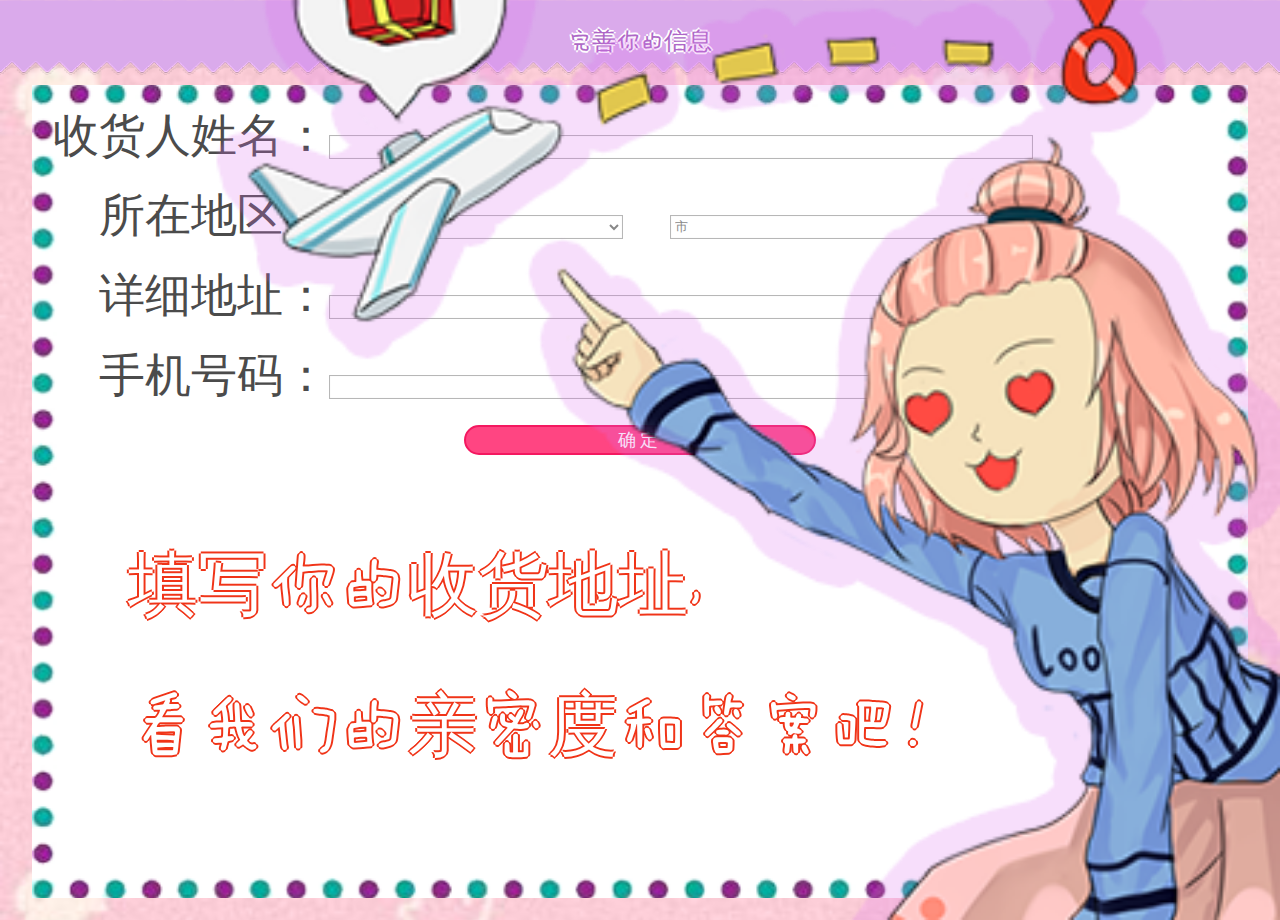
<file: address.html>
<!DOCTYPE html>
<html lang="en">
<head>
    <meta charset="UTF-8">
    <title>milami</title>
    <meta name="viewport" content="initial-scale=1.0, maximum-scale=1.0, user-scalable=no, width=device-width"/>
    <link rel="stylesheet" href="css/main.css"/>
    <script src="js/jquery-3.1.1.min.js"></script>
    <script src="js/address.js"></script>
</head>
<body>
        <div class="contAddr">
            <nav class="nav-bg">完善你的信息</nav>
                    <ul class="addr-box">
                        <li class="fristOneLi"><table>收货人姓名：<input type="text" placeholder="" class="intName" /></table></li>
                        <li><table>&nbsp;&nbsp;&nbsp;&nbsp;所在地区：<select class="selectOne"><option>省份</option></select><select class="selectTwo"><option>市</option></select></table></li>
                        <li><table>&nbsp;&nbsp;&nbsp;&nbsp;详细地址：<input type="text"  class="detilAddr" /></table></li>
                        <li><table>&nbsp;&nbsp;&nbsp;&nbsp;手机号码：<input type="number" placeholder="" class="phoneNum" /></table></li>
                        <li class="btnbox_addr"><button class="addrBtn">确定</button></li>
                    </ul>
            <div class="pers-addr">
                    <p class="addrP">填写你的收货地址,<br/>看我们的亲密度和答案吧！</p>
            </div>
        </div>
        <p class="errorHint"></p>
</body>
</html>
</file>
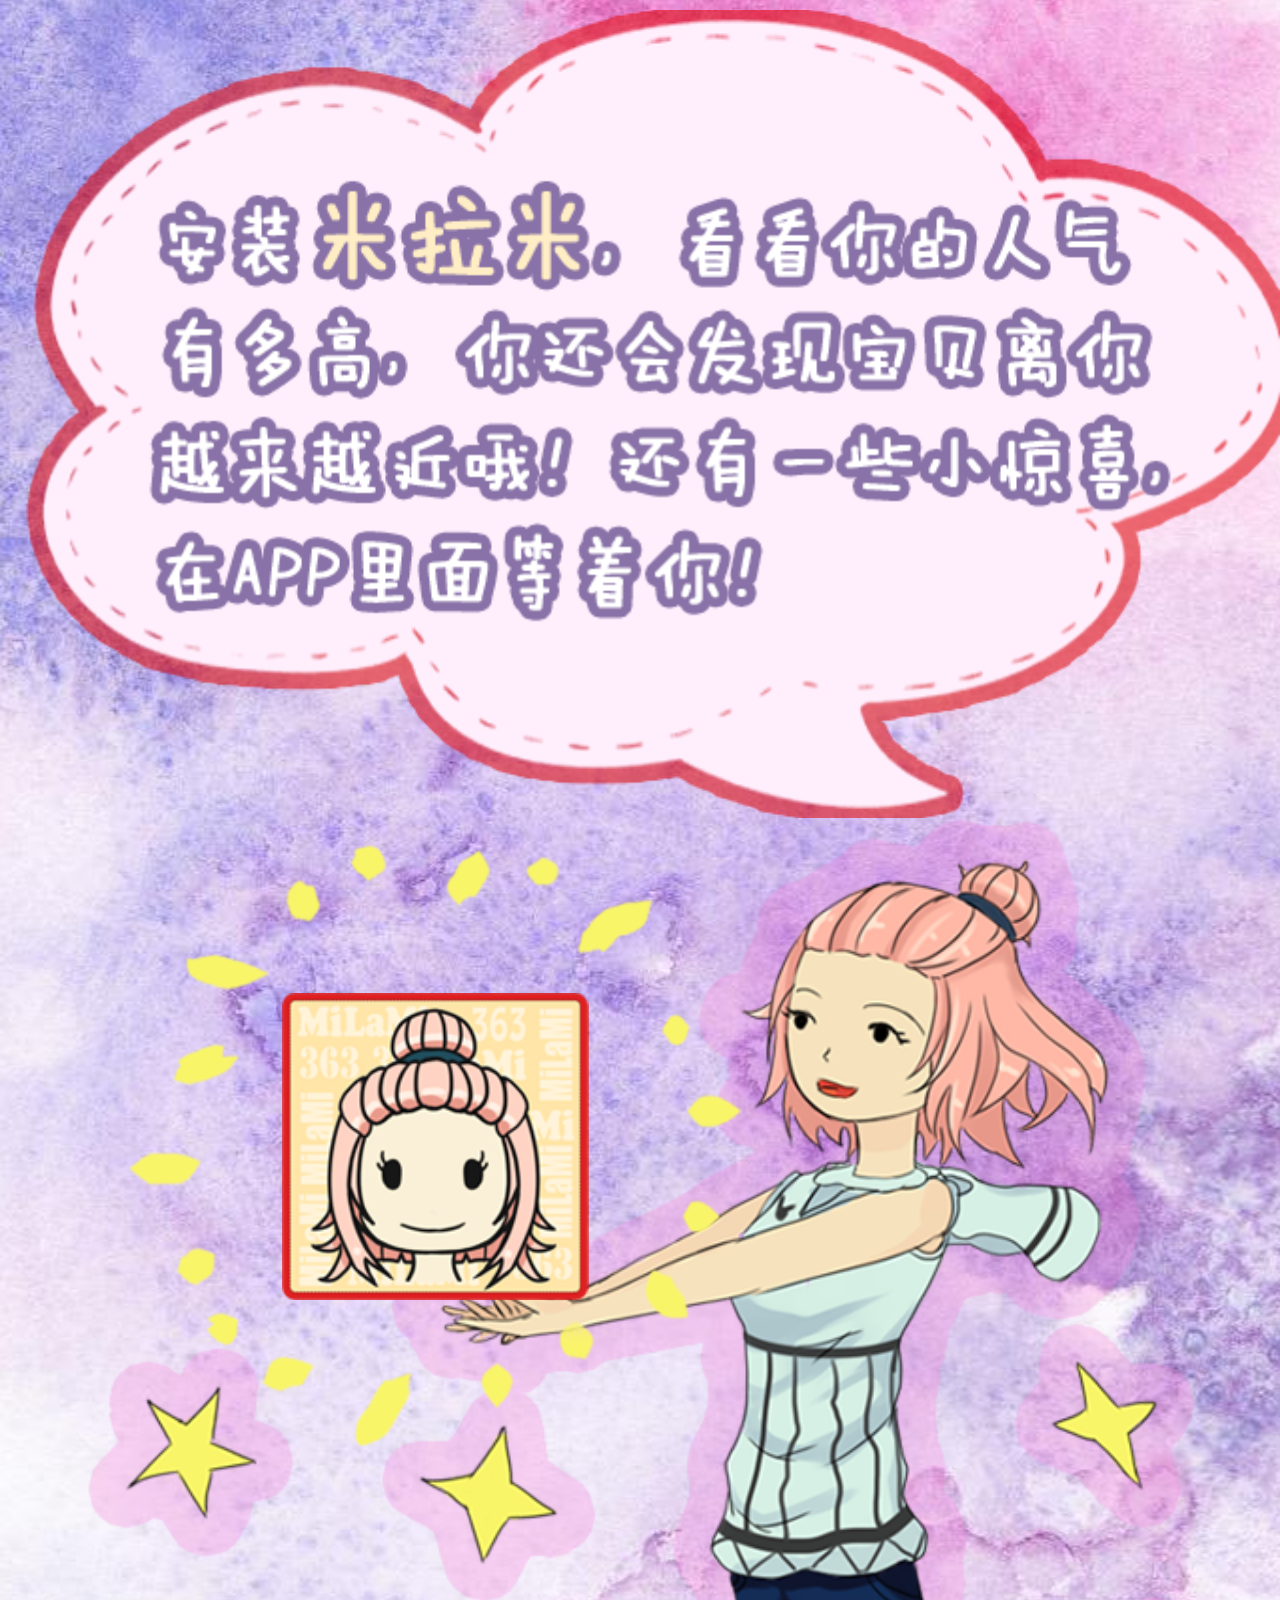
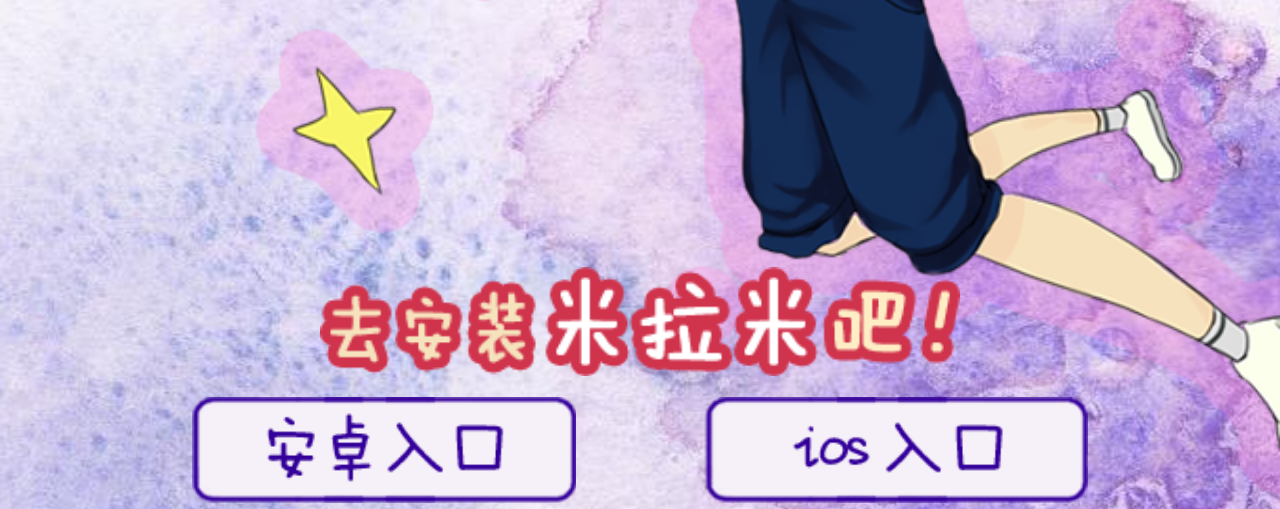
<file: download.html>
<!DOCTYPE html>
<html lang="en">
<head>
    <meta charset="UTF-8">
    <title>milami</title>
    <meta name="viewport" content="initial-scale=1.0, maximum-scale=1.0, user-scalable=no, width=device-width"/>
    <link rel="stylesheet" href="css/main.css"/>
    <script src="js/jquery-3.1.1.min.js"></script>
    <script src="js/download.js"></script>
</head>
<body>
    <div class="cont_down">
        <div class="bubble_down"></div>
        <div class="pres_down">
            <ul class="sun_light"><li class="logo_box"><img src="images/logo.png" alt="" /></li></ul>
        </div>
        <div class="down_box">
            <div class="down_txt"></div>
            <ul class="btn_downbar">
                <li class="col-6 "><div class="down_andr"></div></li>
                <li class="col-6"><div class="down_ios"></div></li>
            </ul>
        </div>
    </div>
</body>
</html>
</file>
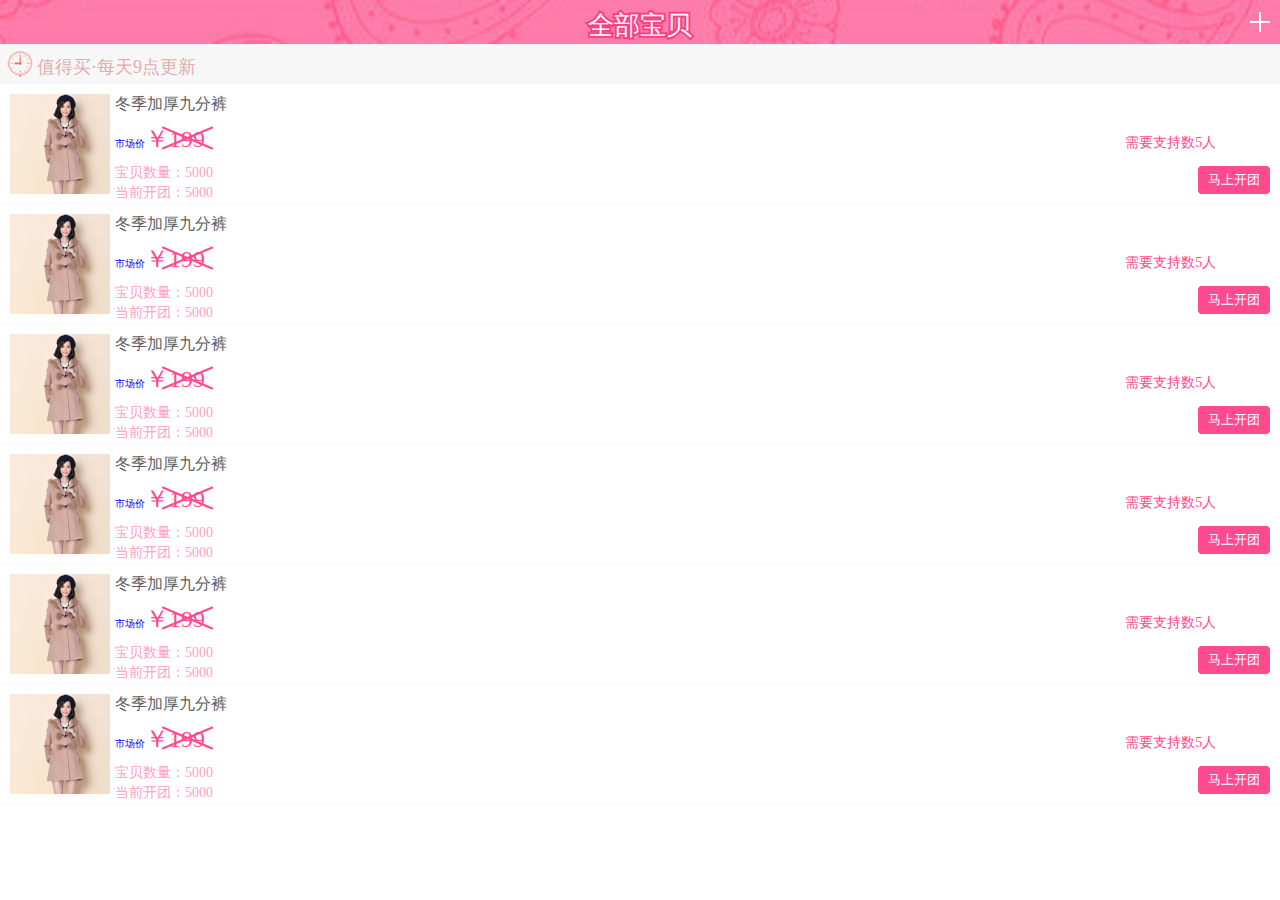
<file: products.html>
<!DOCTYPE html>
<html lang="en">
<head>
	<meta charset="UTF-8">
	<title>米拉米</title>
	<meta name="viewport" content="width=device-width,minimum-scale=1.0,maximum-scale=1.0,user-scalable=no">
	<link rel="stylesheet" type="text/css" href="css/style.css" />
	<script src="js/load_before.js"></script>
</head>
<body>
<nav class="navbar">
	<div class="left"><span></span></div>
	<div class="title">全部宝贝</div>
	<div class="right"><span id="show-menu" class="icon icon-plus"></span></div>
</nav>
<div class="top-tip">
	<div class="icon icon-clock"></div>
	<p id="tip" class="tip">值得买·每天9点更新</p>
</div>
<section class="content-box scroll">
	<ul class="list">
		<li class="item">
			<a href="itemInfos.html?title=冬季加厚九分裤">
				<div class="image-box"><img src="images/bg.jpg" alt=""></div>
				<div class="right-centent">
					<p class="centent-title">冬季加厚九分裤</p>
					<div class="centent-price-box">
						<span class="centent-left">市场价<span class="price">￥199</span></span>
						<span class="centent-right">需要支持数<span>5</span>人</span>
					</div>
					<div class="centent-bottom-box">
						<div class="centent-bottom-left">
							<p>宝贝数量：<span>5000</span></p>
							<p>当前开团：<span>5000</span></p>
						</div>
						<button class="btn">马上开团</button>
					</div>
				</div>
			</a>
		</li>
		<li class="item">
			<a href="itemInfos.html?title=冬季加厚九分裤">
				<div class="image-box"><img src="images/bg.jpg" alt=""></div>
				<div class="right-centent">
					<p class="centent-title">冬季加厚九分裤</p>
					<div class="centent-price-box">
						<span class="centent-left">市场价<span class="price">￥199</span></span>
						<span class="centent-right">需要支持数<span>5</span>人</span>
					</div>
					<div class="centent-bottom-box">
						<div class="centent-bottom-left">
							<p>宝贝数量：<span>5000</span></p>
							<p>当前开团：<span>5000</span></p>
						</div>
						<button class="btn">马上开团</button>
					</div>
				</div>
			</a>
		</li>
		<li class="item">
			<a href="itemInfos.html?title=冬季加厚九分裤">
				<div class="image-box"><img src="images/bg.jpg" alt=""></div>
				<div class="right-centent">
					<p class="centent-title">冬季加厚九分裤</p>
					<div class="centent-price-box">
						<span class="centent-left">市场价<span class="price">￥199</span></span>
						<span class="centent-right">需要支持数<span>5</span>人</span>
					</div>
					<div class="centent-bottom-box">
						<div class="centent-bottom-left">
							<p>宝贝数量：<span>5000</span></p>
							<p>当前开团：<span>5000</span></p>
						</div>
						<button class="btn">马上开团</button>
					</div>
				</div>
			</a>
		</li>
		<li class="item">
			<a href="itemInfos.html?title=冬季加厚九分裤">
				<div class="image-box"><img src="images/bg.jpg" alt=""></div>
				<div class="right-centent">
					<p class="centent-title">冬季加厚九分裤</p>
					<div class="centent-price-box">
						<span class="centent-left">市场价<span class="price">￥199</span></span>
						<span class="centent-right">需要支持数<span>5</span>人</span>
					</div>
					<div class="centent-bottom-box">
						<div class="centent-bottom-left">
							<p>宝贝数量：<span>5000</span></p>
							<p>当前开团：<span>5000</span></p>
						</div>
						<button class="btn">马上开团</button>
					</div>
				</div>
			</a>
		</li>
		<li class="item">
			<a href="itemInfos.html?title=冬季加厚九分裤">
				<div class="image-box"><img src="images/bg.jpg" alt=""></div>
				<div class="right-centent">
					<p class="centent-title">冬季加厚九分裤</p>
					<div class="centent-price-box">
						<span class="centent-left">市场价<span class="price">￥199</span></span>
						<span class="centent-right">需要支持数<span>5</span>人</span>
					</div>
					<div class="centent-bottom-box">
						<div class="centent-bottom-left">
							<p>宝贝数量：<span>5000</span></p>
							<p>当前开团：<span>5000</span></p>
						</div>
						<button class="btn">马上开团</button>
					</div>
				</div>
			</a>
		</li>
		<li class="item">
			<a href="itemInfos.html?title=冬季加厚九分裤">
				<div class="image-box"><img src="images/bg.jpg" alt=""></div>
				<div class="right-centent">
					<p class="centent-title">冬季加厚九分裤</p>
					<div class="centent-price-box">
						<span class="centent-left">市场价<span class="price">￥199</span></span>
						<span class="centent-right">需要支持数<span>5</span>人</span>
					</div>
					<div class="centent-bottom-box">
						<div class="centent-bottom-left">
							<p>宝贝数量：<span>5000</span></p>
							<p>当前开团：<span>5000</span></p>
						</div>
						<button class="btn">马上开团</button>
					</div>
				</div>
			</a>
		</li>
	</ul>
</section>
<div class="right-bar">
	<ul>
		<li>菜单1</li>
		<li>菜单2</li>
		<li>菜单3</li>
		<li>如果这个菜单字很多</li>
		<li>菜单5</li>
		<li>菜单6</li>
		<li>菜单7</li>
		<li>菜单8</li>
		<li>菜单9</li>
		<li>菜单10</li>
		<li>菜单1</li>
		<li>菜单2</li>
		<li>菜单3</li>
		<li>如果这个菜单字很多</li>
		<li>菜单5</li>
		<li>菜单6</li>
		<li>菜单7</li>
		<li>菜单8</li>
		<li>菜单9</li>
		<li>菜单10</li>
	</ul>
</div>
<script>
	function $(s){
		return document.querySelector(s);
	}

	$('#show-menu').onclick = function(){
		if($('.right-bar').style.display!='block'){
			$('.right-bar').style.display = 'block';
			$('.icon-plus').style.color = '#fc4a8e';
		}else{
			$('.right-bar').style.display = 'none';
			$('.icon-plus').style.color = '#fff';
		}

	}
	$(".btn").onclick=function () {
		window.location.href="address.html";
	}

</script>
</body>
</html>
</file>
<file: css/main.css>
/*声明 WebFont*/
@font-face {
    font-family: "zzz";
    src: url("../fonts/zzz.eot"); /* IE9 */
    src: url("../fonts/zzz.eot?#iefix") format("embedded-opentype"), /* IE6-IE8 */
    url("../fonts/zzz.woff") format("woff"), /* chrome, firefox */
    url("../fonts/zzz.ttf") format("truetype"), /* chrome, firefox, opera, Safari, Android, iOS 4.2+ */
    url("../fonts/zzz.svg#zzz") format("svg"); /* iOS 4.1- */
    font-style: normal;
    font-weight: normal;
}
*{box-sizing: border-box;}
body,ul,li,dl,dd,dt,ol,p{
    padding:0;
    margin:0;
}
body{
    font-family:"Microsoft JhengHei","DroidSansFallback","Heiti SC";
}
ul,li,dl,dt,dd,ol{
    list-style: none;
}
img{
    vertical-align: bottom;
}
.lt{
    float:left;
}
.cle{
    clear:both;
}
.rt,div .rt,div.rt{
    float:right;
}
.padL{
    padding-left:6%;
}
.padR{
    padding-right:6%;
}
.bdr{
    border:1px solid #000;
}
/*网格系统12*/
.col-1 {width: 8.33%;float:left;}
.col-2 {width: 16.66%;float:left;}
.col-3 {width: 25%;float:left;}
.col-4 {width: 33.33%;float:left;}
.col-5 {width: 41.66%;float:left;}
.col-6 {width: 50%;float:left;}
.col-7 {width: 58.33%;float:left;}
.col-8 {width: 66.66%;float:left;}
.col-9 {width: 75%;float:left;}
.col-10 {width: 83.33%;float:left;}
.col-11 {width: 91.66%;float:left;}
.col-12 {width: 100%;float:left;}
/*new-page for  questions*/
.cont{
    width:100%;
    height:100%;
    position: relative;
    top:0;
    left:0;
}
.slide{
    position:absolute;
    top:0;
    left:0;
    overflow: hidden;
}
    /*====pageOne*/
.slide1{
    width:100%;
    background-size:100%;
    z-index:15;
}
.slide .slideOne{
    padding-top:1px;
    width:100%;
    background:url("../images/pageZ.jpg") center;
    background-size:100%;
}
/*头像姓名*/
.invite-bar{
    width:80%;
    margin:10px auto auto 18%;
}
.invite-bar:after{
    content:"";
    display: block;
    clear: both;
}
.invite-bar dt{
    width:32%;
    height:auto;
    background:url("../images/head-icon.png") no-repeat center;
    background-size:100% ;
}
.u-head{
    width:90%;
    height:auto;
    margin-top:19%;
    margin-left:5%;
}
.u-head img{
    width:100%;
    height:100%;
    border-radius:100px;
}
.invite-bar dd{
    margin-left:28px;
}
.invite-bar dd .u-call{
    font-size:30px;
    padding-top:8px;
    color:#00a2c0;
    text-shadow: 2px 0px 0px #fff,-2px 0px 0px #fff,0px 2px 0px #fff,0px -2px 0px #fff;
}
.u-call .u-name{
    color:#e69920;
    font-size:36px;
}
/*气泡*/
.bubble-bar{
    width:90%;
    margin:auto;
    background:url("../images/bubble2.png") no-repeat center;
    background-size: 100%;
    position: relative;
    left:0;
    top:0;
}

/*人物*/
.pers-one{
    width:100%;
    position: relative;
    left:0;
    background:url("../images/person2.png") no-repeat center left 40%;
    background-size:auto 100% ;
    top:-60px;
}
.btnBxOne{
    width:100%;
    margin-top: -60px;
}
/*button*/
.btnBxOne .btn{
    width:56%;
    position:fixed;
    bottom:0%;
    left: 22%;
    border:0;
    outline:none;
    background: url("../images/btn-icon0.png") no-repeat center;
    background-size: 100%;
}

/*==end==pageOne*/
.questBox2{
    margin-top:5px;
}
    /*=====pageTwo*/
.slide2{
    display: none;
    width:100%;
    background-size:100%;
    z-index:3;
}
.slide .slideTwo{
    padding-top:1px;
    width:100%;
    background:url("../images/pageOne.jpg") center;
    background-size:100%;
}
/*气泡*/
.bubble-bar1{
    width:97%;
    margin:auto;
    background:url("../images/bubble3.png") no-repeat center;
    background-size: 100%;
    position: relative;
    left:0;
    top:0;
}
/*frist qusetion*/
.questB-One{
    position:absolute;
    top:34%;
    left:15%;
    width: 70%;
}
.selectBox:after{
    content: "";
    display: block;
    clear: both;
}
.answer_icon{
    display: inline-block;
    background: url("../images/select-icon.png") no-repeat center;
    background-size:100% 100%;
}
.questBox1 input,
.questBox2 input{
    display: none;
}
.gift1{
    position:absolute;
    width:19.5%;
    top:60%;
    left:10%;
    background: url("../images/gift1.png") no-repeat center;
    background-size:100% ;
}
.gift2{
    position: absolute;
    width:36%;
    top:74%;
    left:60%;
    background: url("../images/gift2.png") no-repeat center;
    background-size:100% ;
}
.questBox1,
.questBox2{
    text-space:1px;
}
.questBox1 span,
.questBox2 span{
    position: relative;
    top:-5px;
    left:0;
}
.questB-One .questBox1{
    color:#ff9ba7;
}
/*sconde qusetion*/
.questB-One .questBox2{
    color:#ff3e37;
}
/*人物*/
.pers-two{
    width:100%;
    position: relative;
    left:0;
    background:url("../images/person3.png") no-repeat center left 75% ;
    background-size:auto 100% ;
    top:-35px;
}
.btnBxTwo{
    position:relative;
    top:-10px;
}
.btnBxTwo .btn{
    width:37.5%;
    height:auto;
    background: url("../images/btn-icon.png") no-repeat center;
    background-size:100%;
    border:0;
    margin:auto;
    position: fixed;
    bottom:10px;
    left:31.25%;
}
.btn{
    outline:none;
}
/*==end===pageTwo*/

/*=====pageThree*/
.slide3{
    display: none;
    width:100%;
    background-size:100%;
    z-index:4;
}
.slide .slideThree{
    padding-top:1px;
    width:100%;
    background:url("../images/pageTwo.jpg") center;
    background-size:100%;
}
.bubble-bar2{
    width:95%;
    margin:auto;
    background:url("../images/bubble4.png") no-repeat center;
    background-size: 100%;
    position: relative;
    left:0;
    top:0;
}
.questB-Two{
    position:absolute;
    top:34%;
    left:12%;
    width: 76%;
}
.questB-Two .questBox1{
    color:#ff9000;
}
/*sconde qusetion*/
.questB-Two .questBox2{
    margin-top:12px;
    color:#b17cad;
}
/*人物*/
.pers-three{
    width:100%;
    position: relative;
    left:0;
    background:url("../images/person4.png") no-repeat center left 50% ;
    background-size:auto 100% ;
    top:-18px;
}
/*小熊*/
.gift3{
    position:absolute;
    width:22.66%;
    top:60%;
    left:2%;
    background: url("../images/gift3.png") no-repeat center;
    background-size:100% ;
}
.gift4{
    position: absolute;
    width:24%;
    top:74%;
    left:78%;
    background: url("../images/gift4.png") no-repeat center;
    background-size:100% ;
}
.btnBxThree .btn{
    width:37.5%;
    height:auto;
    background: url("../images/btn-icon.png") no-repeat center;
    background-size:100%;
    border:0;
    margin:auto;
    position: fixed;
    bottom:10px;
    left:31.25%;
}
/*==end===pageThree*/





/*=====pageFour*/
.slide4{
    display: none;
    width:100%;
    background-size:100%;
    z-index:4;
}
.slide .slideFour{
    padding-top:1px;
    width:100%;
    background:url("../images/pageThree.jpg") center;
    background-size:100%;
}
.bubble-bar3{
    width:78%;
    margin:auto;
    background:url("../images/bubble5.png") no-repeat center;
    background-size: 100%;
    position: relative;
    left:0;
    top:10px;
}
.questB-Three{
    position:absolute;
    top:50%;
    left:15%;
    width: 70%;
}
.questB-Three .questBox1{
    color:#cf0400;
}
/*人物*/
.pers-four{
    width:100%;
    position: relative;
    left:0;
    background:url("../images/person5.png") no-repeat center right 0 ;
    background-size:auto 100% ;
}
/*小熊*/
.gift5{
    position:absolute;
    width:26.88%;
    top:72%;
    right:6%;
    background: url("../images/gift5.png") no-repeat center right 15%;
    background-size:100% ;
}
.txt-bar{
    display: none;
    position:absolute;
    width:40%;
    top:20%;
    left:5%;
}
.txt-bar img{
    width:100%;
    height:100%;
}
/* 无关用户名*/
.slideFour .newUser{
    display: none;
    position:absolute;
    top:58%;
    left:5%;
    height:28px;
    width:40%;
    margin:auto;
    background-color:#fff;
    border:1px solid rgba(255, 255, 255, 0.69);
    border-radius:30px;
    box-shadow: 0 1.5px 0 0 rgba(112, 112, 112, 0.95) inset;
    -webkit-appearance: none;
    -moz-appearance: none;
    appearance: none;
    color: #818080;
    font-size:14px;
    text-indent: 21px;
    outline:none;
}
.btnBxFour .btn{
    width:37.5%;
    height:auto;
    background: url("../images/btn-icon1.png") no-repeat center left 5%;
    background-size:100%;
    border:0;
    margin:auto;
    position: relative;
    left:5%;
}
.btnBxFour{
    display: none;
    width:100%;
    position: relative;
    top:70%;
}
.errorHint{
    display:none;
    position:fixed;
    bottom:0;
    left:0;
    width:100%;
    height:60px;
    line-height:40px;
    text-align: center;
    background-color: rgba(255, 255, 255, 0.8);
    border-top:1px solid #dedede;
    box-shadow: 0 -2px 2px rgba(194, 194, 194, 0.43);
    color: #fe2b12;
    font-size:18px;
    z-index:16;
    font-weight: 600;
}
/*==end===pageFour*/

/*====page--MUbiao*/
.cont1{
    width:100%;
    height:100%;
    background:url("../images/pageSix.jpg") no-repeat center;
    background-size:100% 100%;
    overflow: hidden;
}
.bubble-bar4{
    width:100%;
    height:100%;
    background:url("../images/bubble7.png") no-repeat center;
    background-size:100% 100%;
    color:#0c4a30;
    text-shadow: 2px 0px 0px #dffff1,-2px 0px 0px #dffff1,0px 2px 0px #dffff1,0px -2px 0px #dffff1;
    font-family: "zzz";
}
.bubble-bar4 p{
    width:88%;
    margin:auto;
    padding-top:18px;
}
.myb-bar{
    width:100%;
    height:100%;
    position:relative;
}
/*人物*/
.pers-five{
    width:100%;
    position: absolute;
    left:0;
    background:url("../images/person7.png") no-repeat center left 5%;
    background-size:auto 100% ;
    padding-top:1px;
}
.targetBtn{
    width:100%;
}
.targetBtn .btn_tar{
    width:30%;
    border:0;
    position: fixed;
    background:url("../images/closely_btn.png") no-repeat center;
    background-size:100%;
    bottom:3%;
    left:35%;
    outline: none;
}
/*语言*/
.babyOne{
    position:absolute;
    width:50%;
    top:0;
    left:45%;
    background: url("../images/babyOne.png") no-repeat center ;
    background-size:100% ;
}
.photoBar{
    width:45%;
    padding-top:1%;
    background:url("../images/photo-bar.png") no-repeat center;
    background-size:100%;
    margin-left:50%;
    margin-top:40%;
}
.photoBar .imgbar{
    width:75%;
    height:75%;
    margin-top:10%;
    margin-left:12.5%
}
.photoBar .imgbar img{
    width:100%;
    height:100%;
    border-radius: 100%;
}

/*亲密度--page*/
.content{
    width:100%;
    height:100%;
    background:url("../images/pageFour.jpg") center;
    overflow: hidden;
}
/*气泡*/
.bubble-bar5{
    height:100%;
    width:95%;
    margin:auto;
    position: relative;
    left:0;
    top:0;
}
.bubble-bar5 img{
    margin-top:20px;
    width:100%;
}
ul.cle-qust{
    width:80%;
    position:absolute;
    left: 10%;
    top:45px;
}
.cle-qust li{
    padding:4px 0;
    color:#ff9000;
}
.pers-six{
    width:100%;
    position: relative;
    left:0;
    background:url("../images/person6.png") no-repeat center left 6%;
    background-size:auto 100% ;
    padding-top:1px;
}
.qingmd{
    width:52%;
    margin-left: 40%;
    padding-top:5px;
}
.qingmd img{
    width:100%;
    height:100%;
}
.grade{
    width:36%;
    margin-left:62%;
}
.grade img{
    width:auto;
}
.sayBox{
    width:65%;
    position:relative;
    top:-20%;
    left:30%;
}
.backLangu{
    position:absolute;
    width:76%;
    left:17%;
    top:49%;
    color:#fff;
    text-space:1px;
    text-shadow: 2px 0px 0px #f65e66,-2px 0px 0px #f65e66,0px 2px 0px #f65e66,0px -2px 0px #f65e66;
}
.btnBxOld{
    padding:2px;
    border:2px dashed #3e3e3e;
    border-radius:5px;
    position:relative;
    top:-20px;
    text-shadow: 2px 0px 0px #fff,-2px 0px 0px #fff,0px 2px 0px #fff,0px -2px 0px #fff;
}
.btnBxOld .theP{
    color:#3e3e3e;
    background-color: rgba(222, 222, 222, 0.62);
    text-align:center;
}
.theP .closelyUser{
    color:#0c4a30;
}

/*address-page*/
.nav-bg{
    width:100%;
    height:80px;
    background:url("../images/nav-bg.png") center;
    background-repeat: repeat-x;
    background-size:auto 100%;
    line-height:85px;
    color:#ad67c6;
    text-shadow: 2px 0px 0px #fff,-2px 0px 0px #fff,0px 2px 0px #fff,0px -2px 0px #fff;
    font-family:"zzz";
    text-align:center;
    font-size:24px;
}
.contAddr{
    position: relative;
    width:100%;
    height:100%;
    background:url("../images/address-bg.jpg") center;
    background-size:100%;
}
.addr-box{
    width:95%;
    height:100%;
    padding:1px;
    padding-top:5px;
    background:url("../images/input_frame.png") no-repeat center;
    background-size:100%;
    margin:auto;
    margin-top:5px;
    background-color:#fff;
}
.addr-box li{
    width:100%;
    height:auto;
    margin:auto;
    margin-top:8px;
    color:#4b4b4b;
    padding:5px 20px ;
    vertical-align: middle;
}

.addr-box li.fristOneLi{
    margin-top:10px;
}
.addrBtn{
    display: block;
    width:30%;
    border:2px solid #f41860;
    border-radius:40px;
    background-color:#ff4582;
    font-size:18px;
    color:#fff;
    letter-spacing: 4px;
    margin:auto;
    outline: none;
}

@media (min-width: 320px) and (max-width: 360px) {
    .addr-box li{
        width:100%;
        height:auto;
        margin:auto;
        margin-top:4px;
        color:#4b4b4b;
        padding:5px 20px ;
        vertical-align: middle;
    }
   .addr-box li.btnbox_addr{
        width: 100%;
        height:auto;
        margin:auto;
        margin-top:1px;
        color:#4b4b4b;
        padding:2px 20px 0;
        vertical-align: middle;
    }
}
.intName{
    width:60%;
    height:24px;
    border:1px solid #b7b7b7;
    box-shadow: 0 0 1px #e0e0e0 inset;
}
.selectOne{
    width:25%;
    height:24px;
    border:1px solid #b7b7b7;
    box-shadow: 0 0 1px #e0e0e0 inset;
    background-color:transparent ;
    color:#888;
}
.selectTwo{
    width:30%;
    height:24px;
    margin-left:4%;
    border:1px solid #b7b7b7;
    box-shadow: 0 0 1px #e0e0e0 inset;
    background-color:transparent ;
    color:#888;
}
.detilAddr{
    width:59%;
    height:24px;
    border:1px solid #b7b7b7;
    box-shadow: 0 0 1px #e0e0e0 inset;
}
.phoneNum{
    width:59%;
    height:24px;
    border:1px solid #b7b7b7;
    box-shadow: 0 0 1px #e0e0e0 inset;
}
/*人物*/
.pers-addr{
    width:90%;
    height:100%;
    position:absolute;
    background:url("../images/man.png") no-repeat right 0 bottom 0;
    background-size:auto 100%;
    margin-left:10%;
    bottom:0;
}
.pers-addr p.addrP{
    position:relative;
    top:65%;
    left:0;
    line-height:200%;
    color:#fff;
    font-family: "zzz";
    text-shadow: 2px 0px 0px #f03418,-2px 0px 0px #f03418,0px 2px 0px #f03418,0px -2px 0px #f03418;
}

/*=======download-page*/
.cont_down{
    width:100%;
    height:100%;
    background:url("../images/page_down.png") no-repeat center;
    background-size:100%;
    overflow: hidden;
}
.bubble_down{
    width:98%;
    margin-top:10px;
    background:url("../images/bubble8.png") no-repeat center;
    background-size:100%;
    margin-left:2%;
}
.pres_down{
    width:100%;
    padding-top:1px;
    background:url("../images/pers-night.png") no-repeat right;
    background-size:auto 100%;
}
.sun_light{
    width:48%;
    padding-top:1px;
    background:url("../images/sun-light.png") no-repeat center;
    background-size:100%;
    margin-left:10%;
    margin-top:1.5%;
}
.sun_light li.logo_box{
    width:50%;
    margin:25% auto;
}
.logo_box img{
    width:100%;
    height:100%;
}
.down_box{
    width:100%;
}
.down_txt{
    width:50%;
    background:url("../images/anz_txt.png") no-repeat center;
    background-size:100%;
    margin:auto;
    margin-top:-18%;
}
.btn_downbar{
    width:100%;
    padding:15px 10%;
}
.btn_downbar li{
    padding:5px 0;
}
.down_andr{
    margin:auto;
    background:url("../images/androi-down.png") no-repeat center;
    background-size:100%;
}
.down_ios{
    margin:auto;
    background:url("../images/ios-down.png") no-repeat center;
    background-size:100%;
}
/*down_page ===end==*/
</file>
<file: css/style.css>
*{
	margin: 0;
	padding: 0;
	text-decoration: none;
	list-style: none;
	box-sizing: border-box;
	outline: none;
}
html,body{
	width: 100%;
	height: 100%;
}
.icon-three{
	color:#fff;
	display: inline-block;
	width: 24px;
	height: 4px;
	border-top:10px double;
	border-bottom:3px solid;
	box-sizing: content-box;
}
.price::after {
	content: '';
	display: block;
	width: 55px;
	height: 0;
	border-top: 2px solid;
	position: absolute;
	top: 23px;
	left: 45px;
	transform: rotate(23deg);
}
.price::before {
	content: '';
	display: block;
	width: 55px;
	height: 0;
	border-top: 2px solid;
	position: absolute;
	top: 23px;
	left: 45px;
	transform: rotate(-23deg);
}
.icon-plus{
	display: inline-block;
	width: 20px;
	height: 100%;
	position: relative;
	float: right;
	color:#fff;
}
.icon-plus::after{
    content: '';
    display: block;
    width: 100%;
    height: 0;
    border-bottom: 2px solid;
    position: absolute;
    top: 0;
    bottom: 0;
    margin: auto;
}
.icon-plus::before{
	content: '';
    display: block;
    position: absolute;
    width: 0px;
    border-right: 2px solid;
    height: 100%;
    left: 0;
    right: 0;
    margin: auto;
}
.navbar{
	height: 44px;
	width: 100%;
	background: url(../images/bg_top.jpg);
	background-repeat: no-repeat;
	background-size: 100%;
	padding: 8px 10px;
}
.navbar .left,.navbar .right{
	width: 20%;
	height: 100%;
	float: left;
	padding: 4px 0;
}
.navbar .title{
	width: 60%;
	height: 100%;
	float: left;
	text-align: center;
	position: relative;
	color: #fff;
	font-size: 26px;
	-webkit-text-stroke:4px #fd3f83;
	text-stroke:4px #fd3f83;
}
.navbar .title::after{
	content:'全部宝贝';
	display: block;
	position: absolute;
	top: 0;
	left: 0;
	width: 100%;
	height: 100%;
	text-align: center;
	color: #fff;
	font-size: 26px;
	-webkit-text-stroke:0;
	text-stroke:0;
}
.top-tip {
    height: 40px;
    padding: 7px;
    background: #f7f7f7;
}
.icon.icon-clock{
	width: 26px;
	height: 26px;
	float: left;
	background: url(../images/biao.png);
	background-size: 100%;
	background-position: center;
	background-repeat: no-repeat;
}
.top-tip p.tip{
	width: calc(100% - 26px);
	height: 26px;
	padding: 4px;
	float: left;
	font-size: 18px;
	color:#e3adb1;
}
li.item {
    width: 100%;
    height: 120px;
    padding: 10px;
    border-bottom: 1px solid #f7f7f7;
}

.image-box {
    width: 100px;
    height: 100px;
    float: left;
}

.image-box img {
    width:100%;
    height: 100%;
}

.right-centent {
	width: calc(100% - 105px);
	margin-left: 5px;
	height: 100%;
	float: left;
}

p.centent-title {
    color: #5f5f5f;
    height: 20px;
}

.centent-price-box {
    width: 100%;
    height: 40px;
    position: relative;
}

.centent-bottom-box {
    height: 40px;
    position: relative;
}

.centent-left {
    display: inline-block;
    width: 55%;
    height: 40px;
    font-size: 10px;
    line-height: 50px;
}
.price{
	font-size: 1.5rem;
	color: #fe4b8d;
}
.centent-right {
    display: inline-block;
    width: 40%;
    color: #fe4b8d;
    font-size: 14px;
    text-align: right;
}

.centent-bottom-left {
    width: 100%;
    height: 100%;
    float: left;
    font-size: 14px;
    color: #fe9fc2;
    padding-top: 8px;
}

.centent-bottom-left p {
    padding-top:2px;
}
.btn{
	color: #fff;
    background: #fe4a8e;
    position: absolute;
    padding: 5px 10px;
    border: 0;
    border-radius: 4px;
    bottom: 0;
    right: 0;
}
.content-box.scroll{
	width: 100%;
	height: calc(100% - 84px);
	overflow: auto;
}
.right-bar{
	display: none;
	width: 80px;
	height: 100%;
	position: fixed;
	right: 0;
	top: 44px;
	color: #696969;
	background: rgba(0,0,0,.7);
}
.right-bar ul{
	width: 100%;
	max-height: 100%;
	overflow: auto;
}
.right-bar ul li{
	width: 100%;
	min-height: 40px;
	padding: 10px 2px;
	text-align: center;
	border-bottom: 1px solid;
}
</file>
